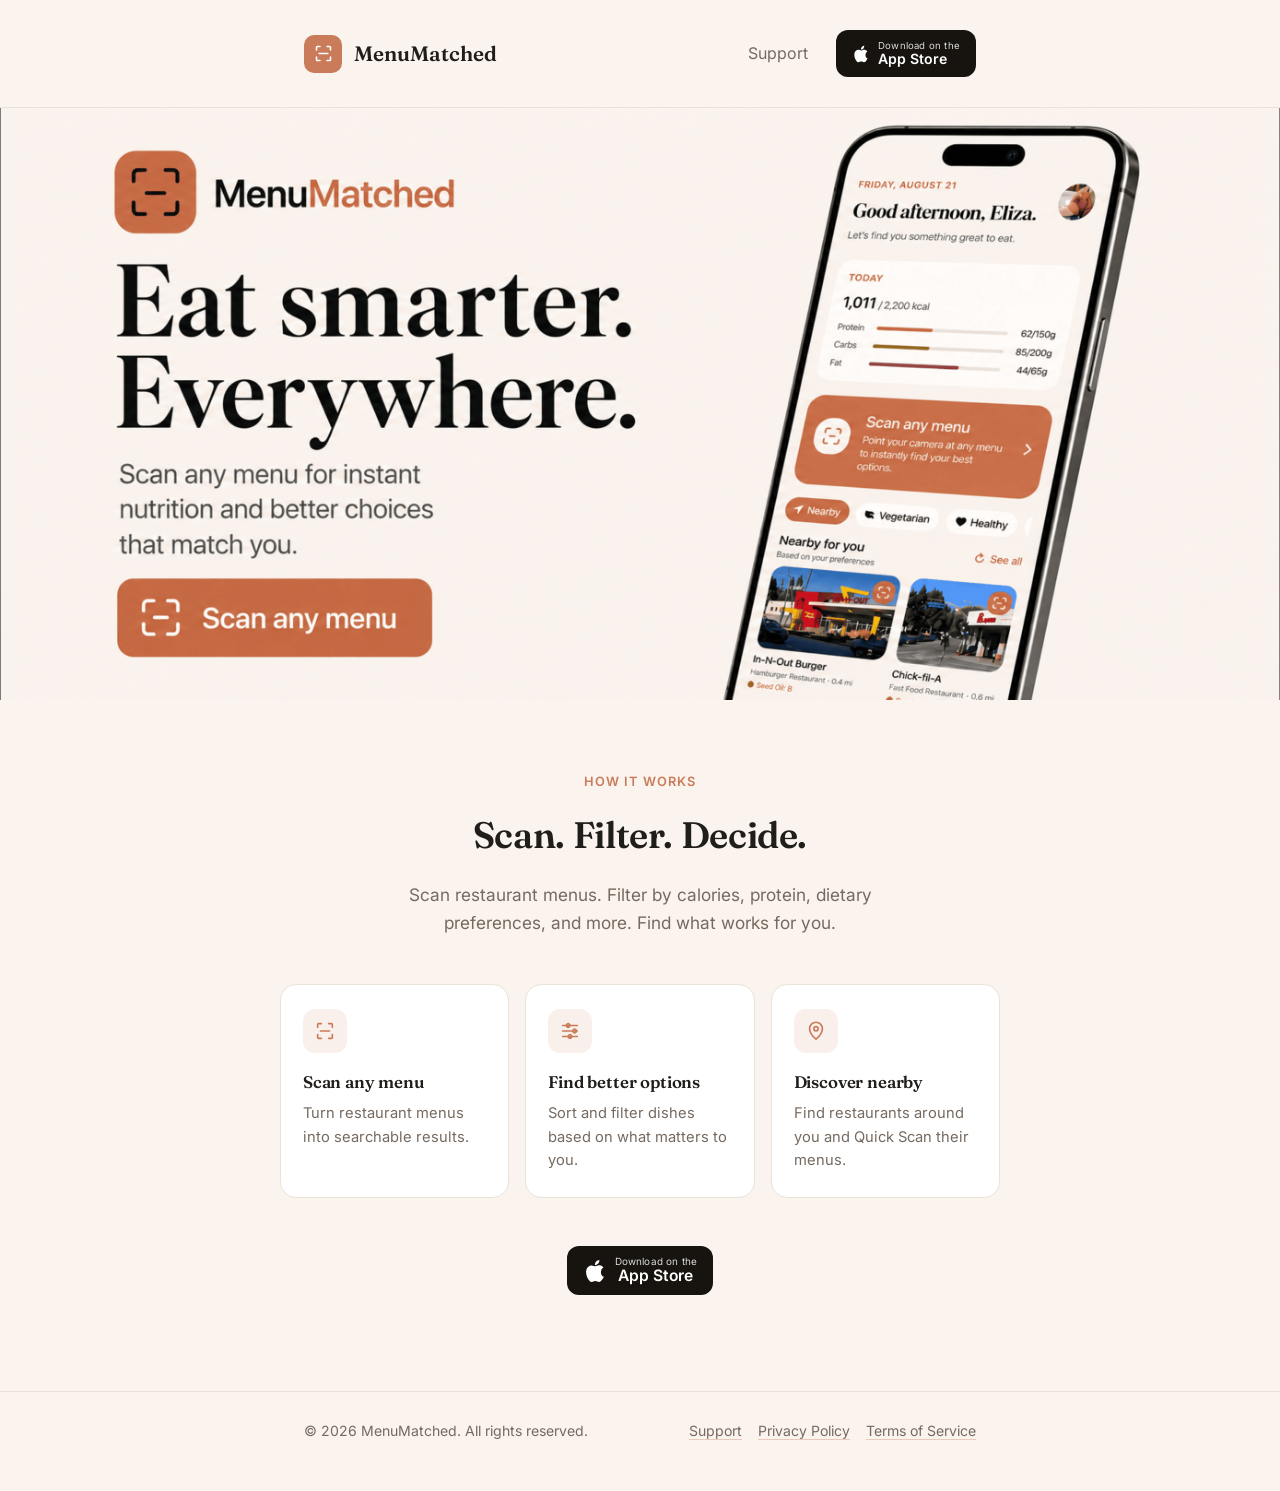
<file: index.html>
<!doctype html>
<html lang="en">
<head>
<meta charset="utf-8">
<meta name="viewport" content="width=device-width, initial-scale=1">
<title>MenuMatched — Eat smarter. Everywhere.</title>
<meta name="description" content="MenuMatched scans any restaurant menu and instantly finds the dishes that fit your diet, preferences, and goals.">
<link rel="preconnect" href="https://fonts.googleapis.com">
<link rel="preconnect" href="https://fonts.gstatic.com" crossorigin>
<link href="https://fonts.googleapis.com/css2?family=Fraunces:wght@500;600&family=Inter:wght@400;500;600&display=swap" rel="stylesheet">
<link rel="stylesheet" href="/styles.css">
</head>
<body>
  <header class="site-header">
    <div class="wrap header-row">
      <a class="brand" href="/">
        <span class="brand-mark">
          <svg viewBox="0 0 24 24" fill="none" xmlns="http://www.w3.org/2000/svg">
            <path d="M8 4H5a1 1 0 0 0-1 1v3M16 4h3a1 1 0 0 1 1 1v3M8 20H5a1 1 0 0 1-1-1v-3M16 20h3a1 1 0 0 0 1-1v-3M7 12h10" stroke="white" stroke-width="1.8" stroke-linecap="round" stroke-linejoin="round"/>
          </svg>
        </span>
        MenuMatched
      </a>
      <div class="header-actions">
        <nav class="site-nav">
          <a href="/support/">Support</a>
        </nav>
        <a class="store-badge store-badge--small" href="https://apps.apple.com/app/id6804912319" aria-label="Download on the App Store">
          <svg viewBox="0 0 24 24" width="18" height="18" fill="currentColor"><path d="M16.365 1.43c0 1.14-.493 2.27-1.177 3.08-.744.9-1.99 1.57-2.987 1.57-.12 0-.23-.02-.3-.03-.01-.06-.04-.22-.04-.39 0-1.15.572-2.27 1.206-2.98.804-.94 2.142-1.64 3.248-1.68.03.13.05.28.05.43zm4.565 15.71c-.03.07-.463 1.58-1.518 3.12-.945 1.34-1.94 2.71-3.43 2.71-1.517 0-1.9-.88-3.63-.88-1.698 0-2.302.91-3.696.91-1.395 0-2.372-1.25-3.4-2.79-1.202-1.81-2.145-4.66-2.145-7.28 0-4.28 2.79-6.53 5.54-6.53 1.44 0 2.64.94 3.55.94.86 0 2.21-1.02 3.86-1.02.65 0 2.9.06 4.44 2.29-.11.07-2.61 1.53-2.61 4.6 0 3.66 3.16 4.94 3.19 4.95z"/></svg>
          <span class="store-badge-text">
            <small>Download on the</small>
            App Store
          </span>
        </a>
      </div>
    </div>
  </header>

  <main>
    <section class="hero-image-wrap">
      <img class="hero-image" src="/images/hero.png" alt="MenuMatched app showing today's nutrition summary and nearby restaurants to scan" width="2778" height="1284">
    </section>

    <section class="wrap how-it-works" id="how-it-works">
      <p class="eyebrow center">How it works</p>
      <h2 class="how-title">Scan. Filter. Decide.</h2>
      <p class="how-sub">Scan restaurant menus. Filter by calories, protein, dietary preferences, and more. Find what works for you.</p>

      <ul class="features">
        <li class="feature">
          <span class="feature-icon">
            <svg viewBox="0 0 24 24" fill="none" xmlns="http://www.w3.org/2000/svg"><path d="M8 4H5a1 1 0 0 0-1 1v3M16 4h3a1 1 0 0 1 1 1v3M8 20H5a1 1 0 0 1-1-1v-3M16 20h3a1 1 0 0 0 1-1v-3M7 12h10" stroke="currentColor" stroke-width="1.8" stroke-linecap="round" stroke-linejoin="round"/></svg>
          </span>
          <h3>Scan any menu</h3>
          <p>Turn restaurant menus into searchable results.</p>
        </li>
        <li class="feature">
          <span class="feature-icon">
            <svg viewBox="0 0 24 24" fill="none" xmlns="http://www.w3.org/2000/svg"><path d="M4 6h16M8 6v0a2 2 0 1 0 0-.01M4 12h16M15 12v0a2 2 0 1 0 0-.01M4 18h16M10 18v0a2 2 0 1 0 0-.01" stroke="currentColor" stroke-width="1.8" stroke-linecap="round" stroke-linejoin="round"/></svg>
          </span>
          <h3>Find better options</h3>
          <p>Sort and filter dishes based on what matters to you.</p>
        </li>
        <li class="feature">
          <span class="feature-icon">
            <svg viewBox="0 0 24 24" fill="none" xmlns="http://www.w3.org/2000/svg"><path d="M12 21s7-6.1 7-11.5A7 7 0 0 0 5 9.5C5 14.9 12 21 12 21Z" stroke="currentColor" stroke-width="1.8" stroke-linejoin="round"/><circle cx="12" cy="9.5" r="2.3" stroke="currentColor" stroke-width="1.8"/></svg>
          </span>
          <h3>Discover nearby</h3>
          <p>Find restaurants around you and Quick Scan their menus.</p>
        </li>
      </ul>

      <div class="cta-center">
        <a class="store-badge" href="https://apps.apple.com/app/id6804912319" aria-label="Download on the App Store">
          <svg viewBox="0 0 24 24" width="24" height="24" fill="currentColor"><path d="M16.365 1.43c0 1.14-.493 2.27-1.177 3.08-.744.9-1.99 1.57-2.987 1.57-.12 0-.23-.02-.3-.03-.01-.06-.04-.22-.04-.39 0-1.15.572-2.27 1.206-2.98.804-.94 2.142-1.64 3.248-1.68.03.13.05.28.05.43zm4.565 15.71c-.03.07-.463 1.58-1.518 3.12-.945 1.34-1.94 2.71-3.43 2.71-1.517 0-1.9-.88-3.63-.88-1.698 0-2.302.91-3.696.91-1.395 0-2.372-1.25-3.4-2.79-1.202-1.81-2.145-4.66-2.145-7.28 0-4.28 2.79-6.53 5.54-6.53 1.44 0 2.64.94 3.55.94.86 0 2.21-1.02 3.86-1.02.65 0 2.9.06 4.44 2.29-.11.07-2.61 1.53-2.61 4.6 0 3.66 3.16 4.94 3.19 4.95z"/></svg>
          <span class="store-badge-text">
            <small>Download on the</small>
            App Store
          </span>
        </a>
      </div>
    </section>
  </main>

  <footer class="site-footer">
    <div class="wrap footer-row">
      <span>© 2026 MenuMatched. All rights reserved.</span>
      <nav>
        <a href="/support/">Support</a>
        <a href="/privacy/">Privacy Policy</a>
        <a href="/terms/">Terms of Service</a>
      </nav>
    </div>
  </footer>
</body>
</html>
</file>
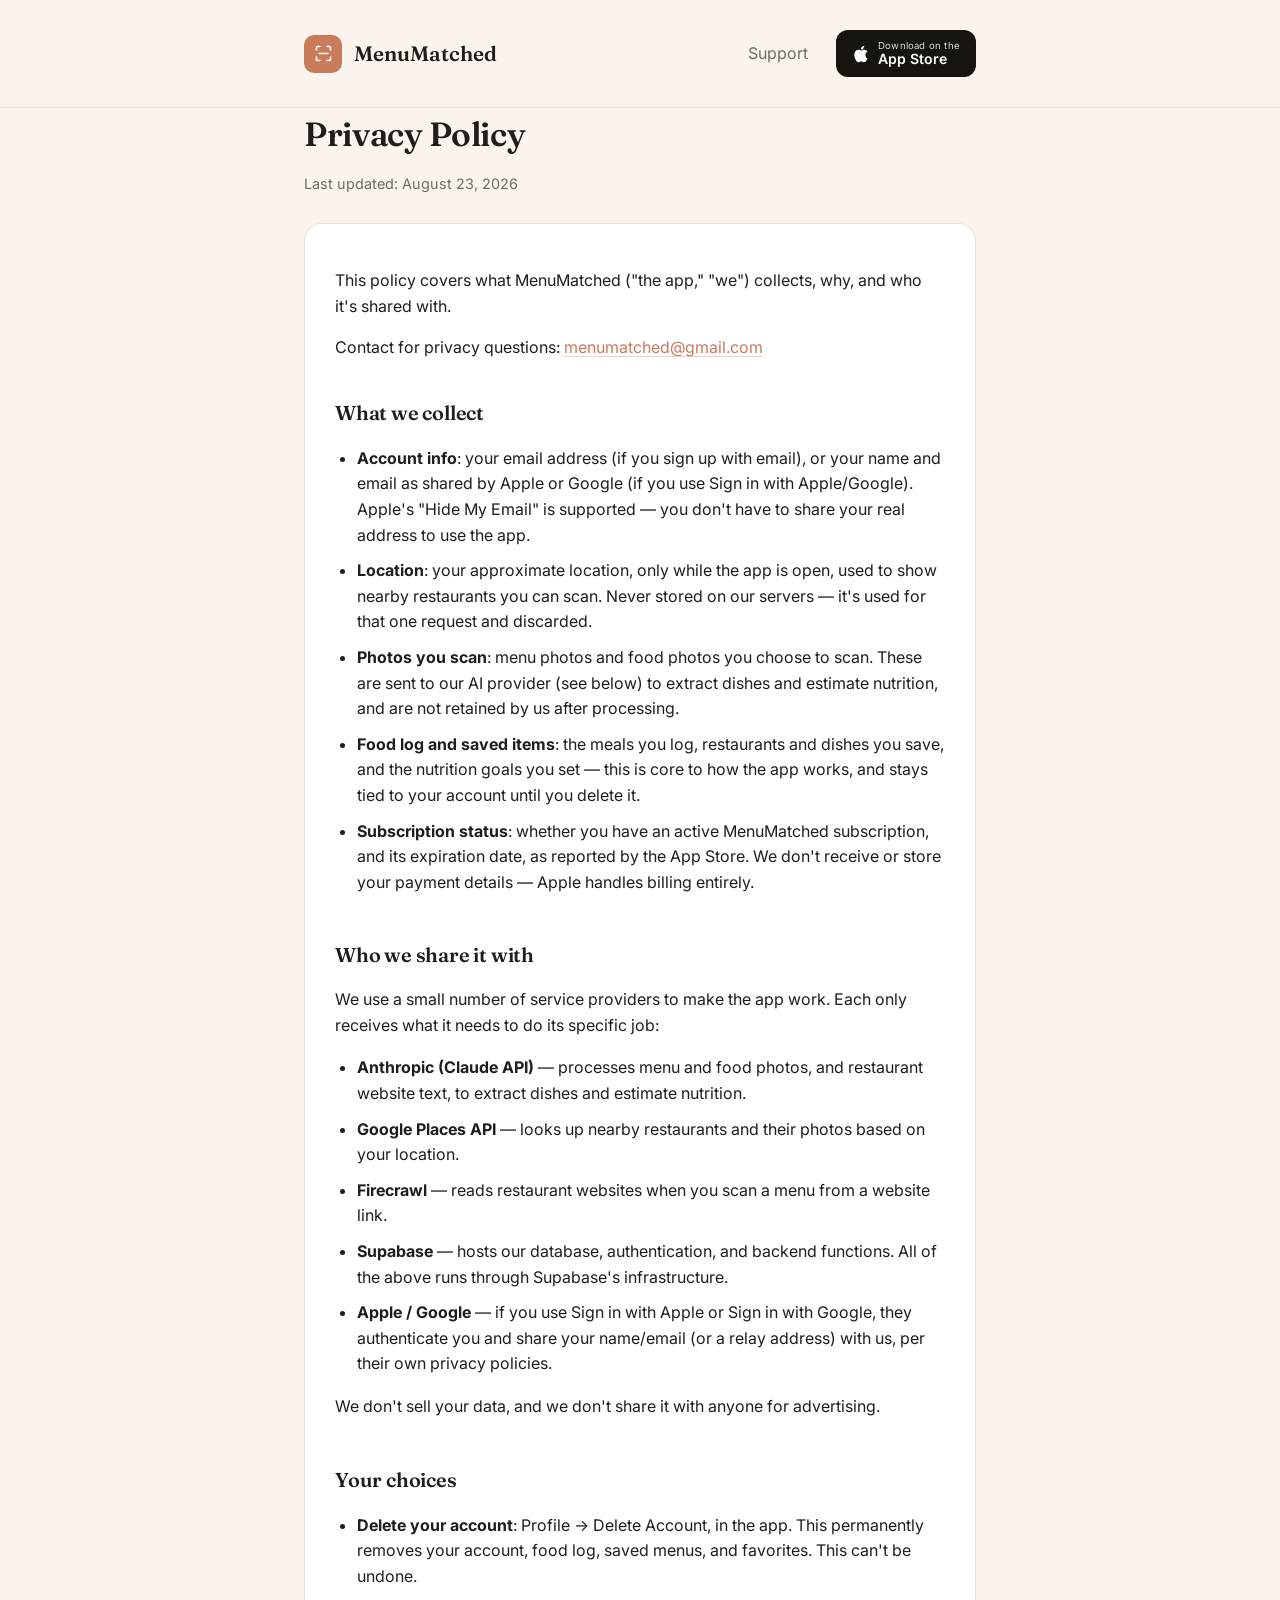
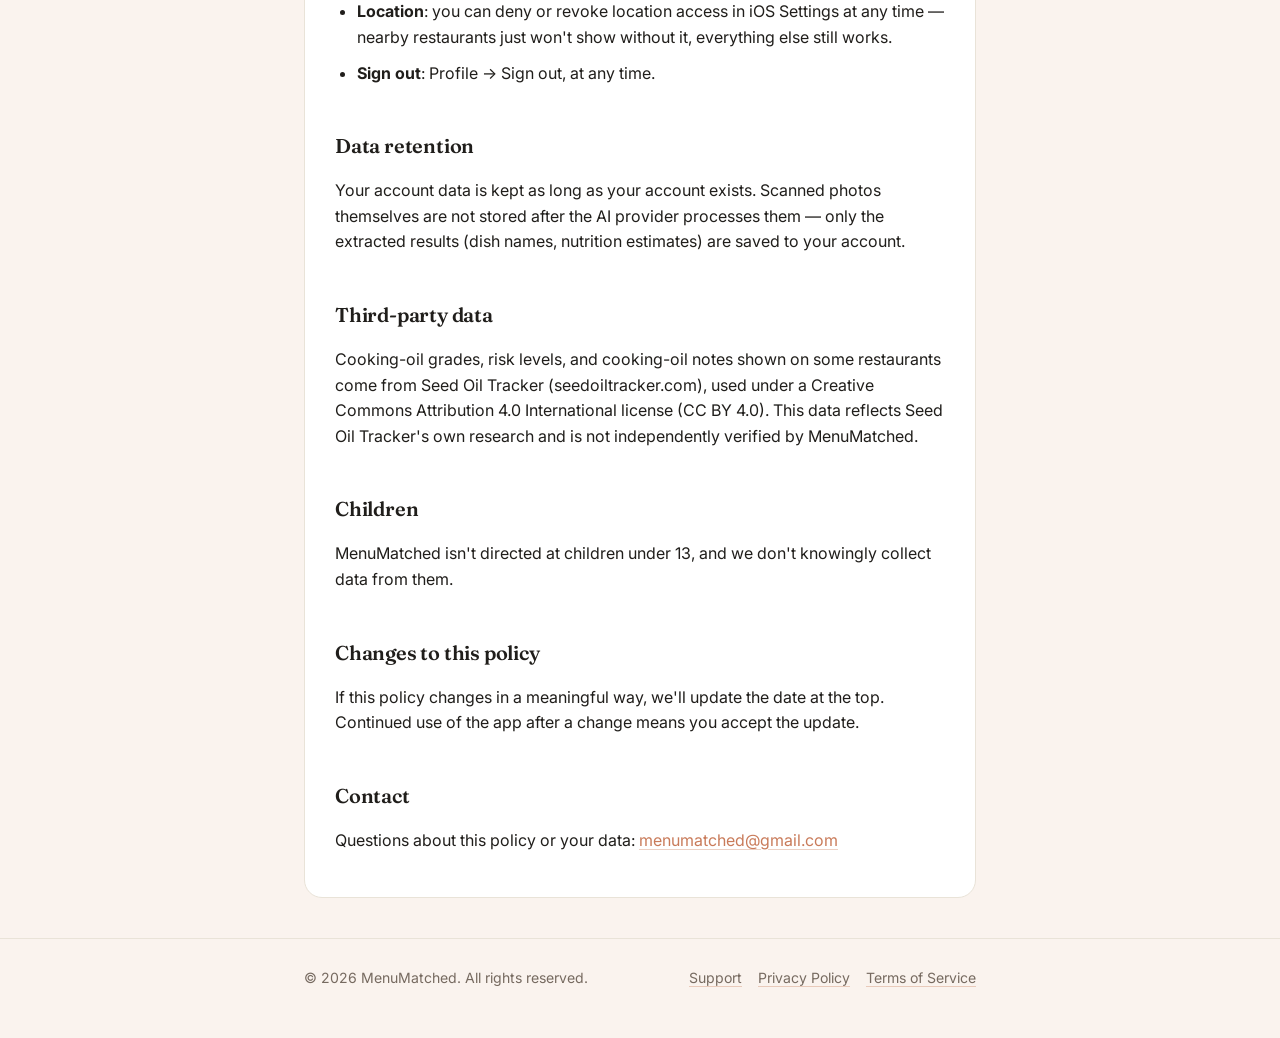
<file: privacy/index.html>
<!doctype html>
<html lang="en">
<head>
<meta charset="utf-8">
<meta name="viewport" content="width=device-width, initial-scale=1">
<title>Privacy Policy — MenuMatched</title>
<meta name="description" content="MenuMatched's privacy policy: what we collect, why, and who it's shared with.">
<link rel="preconnect" href="https://fonts.googleapis.com">
<link rel="preconnect" href="https://fonts.gstatic.com" crossorigin>
<link href="https://fonts.googleapis.com/css2?family=Fraunces:wght@500;600&family=Inter:wght@400;500;600&display=swap" rel="stylesheet">
<link rel="stylesheet" href="/styles.css">
</head>
<body>
  <header class="site-header">
    <div class="wrap header-row">
      <a class="brand" href="/">
        <span class="brand-mark">
          <svg viewBox="0 0 24 24" fill="none" xmlns="http://www.w3.org/2000/svg">
            <path d="M8 4H5a1 1 0 0 0-1 1v3M16 4h3a1 1 0 0 1 1 1v3M8 20H5a1 1 0 0 1-1-1v-3M16 20h3a1 1 0 0 0 1-1v-3M7 12h10" stroke="white" stroke-width="1.8" stroke-linecap="round" stroke-linejoin="round"/>
          </svg>
        </span>
        MenuMatched
      </a>
      <div class="header-actions">
        <nav class="site-nav">
          <a href="/support/">Support</a>
        </nav>
        <a class="store-badge store-badge--small" href="https://apps.apple.com/app/id6804912319" aria-label="Download on the App Store">
          <svg viewBox="0 0 24 24" width="18" height="18" fill="currentColor"><path d="M16.365 1.43c0 1.14-.493 2.27-1.177 3.08-.744.9-1.99 1.57-2.987 1.57-.12 0-.23-.02-.3-.03-.01-.06-.04-.22-.04-.39 0-1.15.572-2.27 1.206-2.98.804-.94 2.142-1.64 3.248-1.68.03.13.05.28.05.43zm4.565 15.71c-.03.07-.463 1.58-1.518 3.12-.945 1.34-1.94 2.71-3.43 2.71-1.517 0-1.9-.88-3.63-.88-1.698 0-2.302.91-3.696.91-1.395 0-2.372-1.25-3.4-2.79-1.202-1.81-2.145-4.66-2.145-7.28 0-4.28 2.79-6.53 5.54-6.53 1.44 0 2.64.94 3.55.94.86 0 2.21-1.02 3.86-1.02.65 0 2.9.06 4.44 2.29-.11.07-2.61 1.53-2.61 4.6 0 3.66 3.16 4.94 3.19 4.95z"/></svg>
          <span class="store-badge-text">
            <small>Download on the</small>
            App Store
          </span>
        </a>
      </div>
    </div>
  </header>

  <div class="wrap">
  <main class="doc">
    <h1>Privacy Policy</h1>
    <p class="updated">Last updated: August 23, 2026</p>

    <div class="card">
      <p>This policy covers what MenuMatched ("the app," "we") collects, why, and who it's shared with.</p>
      <p>Contact for privacy questions: <a href="mailto:menumatched@gmail.com">menumatched@gmail.com</a></p>

      <h2>What we collect</h2>
      <ul>
        <li><strong>Account info</strong>: your email address (if you sign up with email), or your name and email as shared by Apple or Google (if you use Sign in with Apple/Google). Apple's "Hide My Email" is supported — you don't have to share your real address to use the app.</li>
        <li><strong>Location</strong>: your approximate location, only while the app is open, used to show nearby restaurants you can scan. Never stored on our servers — it's used for that one request and discarded.</li>
        <li><strong>Photos you scan</strong>: menu photos and food photos you choose to scan. These are sent to our AI provider (see below) to extract dishes and estimate nutrition, and are not retained by us after processing.</li>
        <li><strong>Food log and saved items</strong>: the meals you log, restaurants and dishes you save, and the nutrition goals you set — this is core to how the app works, and stays tied to your account until you delete it.</li>
        <li><strong>Subscription status</strong>: whether you have an active MenuMatched subscription, and its expiration date, as reported by the App Store. We don't receive or store your payment details — Apple handles billing entirely.</li>
      </ul>

      <h2>Who we share it with</h2>
      <p>We use a small number of service providers to make the app work. Each only receives what it needs to do its specific job:</p>
      <ul>
        <li><strong>Anthropic (Claude API)</strong> — processes menu and food photos, and restaurant website text, to extract dishes and estimate nutrition.</li>
        <li><strong>Google Places API</strong> — looks up nearby restaurants and their photos based on your location.</li>
        <li><strong>Firecrawl</strong> — reads restaurant websites when you scan a menu from a website link.</li>
        <li><strong>Supabase</strong> — hosts our database, authentication, and backend functions. All of the above runs through Supabase's infrastructure.</li>
        <li><strong>Apple / Google</strong> — if you use Sign in with Apple or Sign in with Google, they authenticate you and share your name/email (or a relay address) with us, per their own privacy policies.</li>
      </ul>
      <p>We don't sell your data, and we don't share it with anyone for advertising.</p>

      <h2>Your choices</h2>
      <ul>
        <li><strong>Delete your account</strong>: Profile → Delete Account, in the app. This permanently removes your account, food log, saved menus, and favorites. This can't be undone.</li>
        <li><strong>Location</strong>: you can deny or revoke location access in iOS Settings at any time — nearby restaurants just won't show without it, everything else still works.</li>
        <li><strong>Sign out</strong>: Profile → Sign out, at any time.</li>
      </ul>

      <h2>Data retention</h2>
      <p>Your account data is kept as long as your account exists. Scanned photos themselves are not stored after the AI provider processes them — only the extracted results (dish names, nutrition estimates) are saved to your account.</p>

      <h2>Third-party data</h2>
      <p>Cooking-oil grades, risk levels, and cooking-oil notes shown on some restaurants come from Seed Oil Tracker (seedoiltracker.com), used under a Creative Commons Attribution 4.0 International license (CC BY 4.0). This data reflects Seed Oil Tracker's own research and is not independently verified by MenuMatched.</p>

      <h2>Children</h2>
      <p>MenuMatched isn't directed at children under 13, and we don't knowingly collect data from them.</p>

      <h2>Changes to this policy</h2>
      <p>If this policy changes in a meaningful way, we'll update the date at the top. Continued use of the app after a change means you accept the update.</p>

      <h2>Contact</h2>
      <p>Questions about this policy or your data: <a href="mailto:menumatched@gmail.com">menumatched@gmail.com</a></p>
    </div>
  </main>
  </div>

  <footer class="site-footer">
    <div class="wrap footer-row">
      <span>© 2026 MenuMatched. All rights reserved.</span>
      <nav>
        <a href="/support/">Support</a>
        <a href="/privacy/">Privacy Policy</a>
        <a href="/terms/">Terms of Service</a>
      </nav>
    </div>
  </footer>
</body>
</html>
</file>
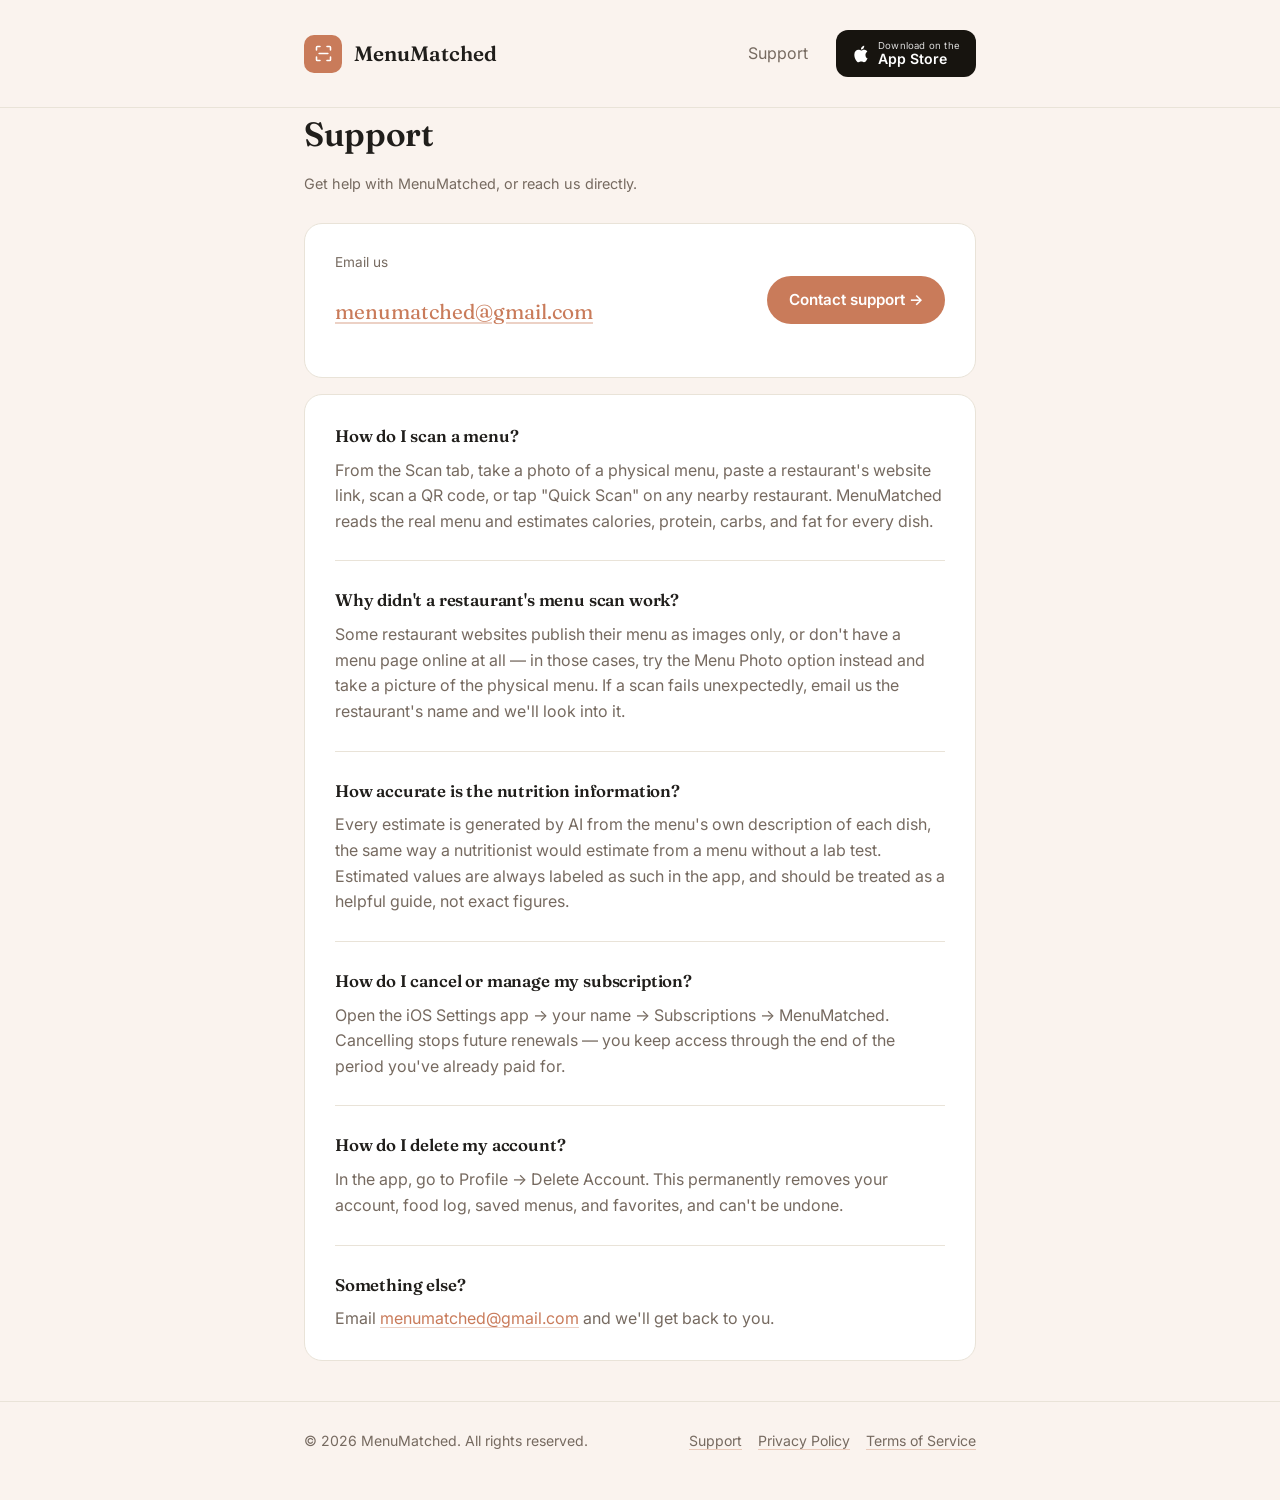
<file: support/index.html>
<!doctype html>
<html lang="en">
<head>
<meta charset="utf-8">
<meta name="viewport" content="width=device-width, initial-scale=1">
<title>Support — MenuMatched</title>
<meta name="description" content="Get help with MenuMatched — scanning menus, subscriptions, and your account.">
<link rel="preconnect" href="https://fonts.googleapis.com">
<link rel="preconnect" href="https://fonts.gstatic.com" crossorigin>
<link href="https://fonts.googleapis.com/css2?family=Fraunces:wght@500;600&family=Inter:wght@400;500;600&display=swap" rel="stylesheet">
<link rel="stylesheet" href="/styles.css">
</head>
<body>
  <header class="site-header">
    <div class="wrap header-row">
      <a class="brand" href="/">
        <span class="brand-mark">
          <svg viewBox="0 0 24 24" fill="none" xmlns="http://www.w3.org/2000/svg">
            <path d="M8 4H5a1 1 0 0 0-1 1v3M16 4h3a1 1 0 0 1 1 1v3M8 20H5a1 1 0 0 1-1-1v-3M16 20h3a1 1 0 0 0 1-1v-3M7 12h10" stroke="white" stroke-width="1.8" stroke-linecap="round" stroke-linejoin="round"/>
          </svg>
        </span>
        MenuMatched
      </a>
      <div class="header-actions">
        <nav class="site-nav">
          <a href="/support/">Support</a>
        </nav>
        <a class="store-badge store-badge--small" href="https://apps.apple.com/app/id6804912319" aria-label="Download on the App Store">
          <svg viewBox="0 0 24 24" width="18" height="18" fill="currentColor"><path d="M16.365 1.43c0 1.14-.493 2.27-1.177 3.08-.744.9-1.99 1.57-2.987 1.57-.12 0-.23-.02-.3-.03-.01-.06-.04-.22-.04-.39 0-1.15.572-2.27 1.206-2.98.804-.94 2.142-1.64 3.248-1.68.03.13.05.28.05.43zm4.565 15.71c-.03.07-.463 1.58-1.518 3.12-.945 1.34-1.94 2.71-3.43 2.71-1.517 0-1.9-.88-3.63-.88-1.698 0-2.302.91-3.696.91-1.395 0-2.372-1.25-3.4-2.79-1.202-1.81-2.145-4.66-2.145-7.28 0-4.28 2.79-6.53 5.54-6.53 1.44 0 2.64.94 3.55.94.86 0 2.21-1.02 3.86-1.02.65 0 2.9.06 4.44 2.29-.11.07-2.61 1.53-2.61 4.6 0 3.66 3.16 4.94 3.19 4.95z"/></svg>
          <span class="store-badge-text">
            <small>Download on the</small>
            App Store
          </span>
        </a>
      </div>
    </div>
  </header>

  <div class="wrap">
  <main class="doc">
    <h1>Support</h1>
    <p class="updated">Get help with MenuMatched, or reach us directly.</p>

    <div class="card contact-box">
      <div>
        <p class="to">Email us</p>
        <p class="email"><a href="mailto:menumatched@gmail.com">menumatched@gmail.com</a></p>
      </div>
      <a class="button" href="mailto:menumatched@gmail.com">Contact support →</a>
    </div>

    <div class="card">
      <div class="faq-item">
        <h3>How do I scan a menu?</h3>
        <p>From the Scan tab, take a photo of a physical menu, paste a restaurant's website link, scan a QR code, or tap "Quick Scan" on any nearby restaurant. MenuMatched reads the real menu and estimates calories, protein, carbs, and fat for every dish.</p>
      </div>
      <div class="faq-item">
        <h3>Why didn't a restaurant's menu scan work?</h3>
        <p>Some restaurant websites publish their menu as images only, or don't have a menu page online at all — in those cases, try the Menu Photo option instead and take a picture of the physical menu. If a scan fails unexpectedly, email us the restaurant's name and we'll look into it.</p>
      </div>
      <div class="faq-item">
        <h3>How accurate is the nutrition information?</h3>
        <p>Every estimate is generated by AI from the menu's own description of each dish, the same way a nutritionist would estimate from a menu without a lab test. Estimated values are always labeled as such in the app, and should be treated as a helpful guide, not exact figures.</p>
      </div>
      <div class="faq-item">
        <h3>How do I cancel or manage my subscription?</h3>
        <p>Open the iOS Settings app → your name → Subscriptions → MenuMatched. Cancelling stops future renewals — you keep access through the end of the period you've already paid for.</p>
      </div>
      <div class="faq-item">
        <h3>How do I delete my account?</h3>
        <p>In the app, go to Profile → Delete Account. This permanently removes your account, food log, saved menus, and favorites, and can't be undone.</p>
      </div>
      <div class="faq-item">
        <h3>Something else?</h3>
        <p>Email <a href="mailto:menumatched@gmail.com">menumatched@gmail.com</a> and we'll get back to you.</p>
      </div>
    </div>
  </main>
  </div>

  <footer class="site-footer">
    <div class="wrap footer-row">
      <span>© 2026 MenuMatched. All rights reserved.</span>
      <nav>
        <a href="/support/">Support</a>
        <a href="/privacy/">Privacy Policy</a>
        <a href="/terms/">Terms of Service</a>
      </nav>
    </div>
  </footer>
</body>
</html>
</file>
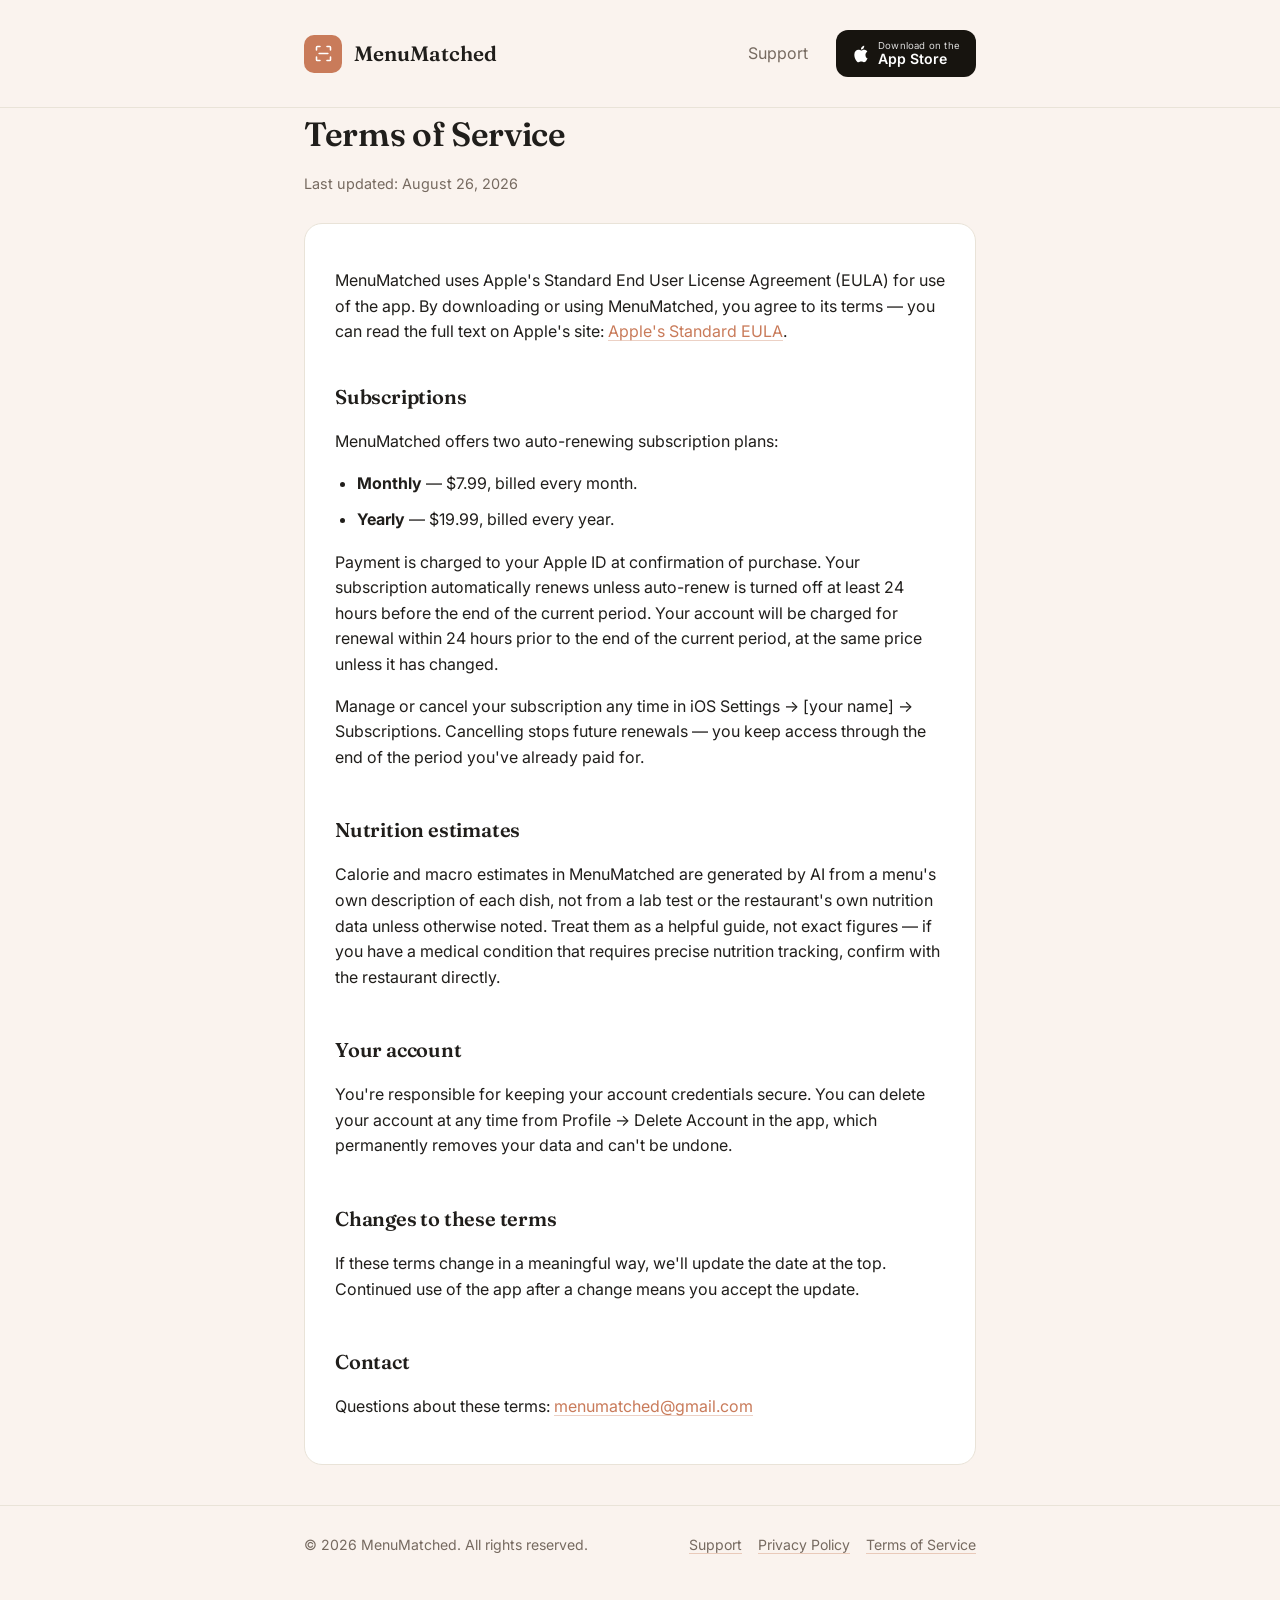
<file: terms/index.html>
<!doctype html>
<html lang="en">
<head>
<meta charset="utf-8">
<meta name="viewport" content="width=device-width, initial-scale=1">
<title>Terms of Service — MenuMatched</title>
<meta name="description" content="MenuMatched's terms of service, including subscription billing terms.">
<link rel="preconnect" href="https://fonts.googleapis.com">
<link rel="preconnect" href="https://fonts.gstatic.com" crossorigin>
<link href="https://fonts.googleapis.com/css2?family=Fraunces:wght@500;600&family=Inter:wght@400;500;600&display=swap" rel="stylesheet">
<link rel="stylesheet" href="/styles.css">
</head>
<body>
  <header class="site-header">
    <div class="wrap header-row">
      <a class="brand" href="/">
        <span class="brand-mark">
          <svg viewBox="0 0 24 24" fill="none" xmlns="http://www.w3.org/2000/svg">
            <path d="M8 4H5a1 1 0 0 0-1 1v3M16 4h3a1 1 0 0 1 1 1v3M8 20H5a1 1 0 0 1-1-1v-3M16 20h3a1 1 0 0 0 1-1v-3M7 12h10" stroke="white" stroke-width="1.8" stroke-linecap="round" stroke-linejoin="round"/>
          </svg>
        </span>
        MenuMatched
      </a>
      <div class="header-actions">
        <nav class="site-nav">
          <a href="/support/">Support</a>
        </nav>
        <a class="store-badge store-badge--small" href="https://apps.apple.com/app/id6804912319" aria-label="Download on the App Store">
          <svg viewBox="0 0 24 24" width="18" height="18" fill="currentColor"><path d="M16.365 1.43c0 1.14-.493 2.27-1.177 3.08-.744.9-1.99 1.57-2.987 1.57-.12 0-.23-.02-.3-.03-.01-.06-.04-.22-.04-.39 0-1.15.572-2.27 1.206-2.98.804-.94 2.142-1.64 3.248-1.68.03.13.05.28.05.43zm4.565 15.71c-.03.07-.463 1.58-1.518 3.12-.945 1.34-1.94 2.71-3.43 2.71-1.517 0-1.9-.88-3.63-.88-1.698 0-2.302.91-3.696.91-1.395 0-2.372-1.25-3.4-2.79-1.202-1.81-2.145-4.66-2.145-7.28 0-4.28 2.79-6.53 5.54-6.53 1.44 0 2.64.94 3.55.94.86 0 2.21-1.02 3.86-1.02.65 0 2.9.06 4.44 2.29-.11.07-2.61 1.53-2.61 4.6 0 3.66 3.16 4.94 3.19 4.95z"/></svg>
          <span class="store-badge-text">
            <small>Download on the</small>
            App Store
          </span>
        </a>
      </div>
    </div>
  </header>

  <div class="wrap">
  <main class="doc">
    <h1>Terms of Service</h1>
    <p class="updated">Last updated: August 26, 2026</p>

    <div class="card">
      <p>MenuMatched uses Apple's Standard End User License Agreement (EULA) for use of the app. By downloading or using MenuMatched, you agree to its terms — you can read the full text on Apple's site: <a href="https://www.apple.com/legal/internet-services/itunes/dev/stdeula/" target="_blank" rel="noopener">Apple's Standard EULA</a>.</p>

      <h2>Subscriptions</h2>
      <p>MenuMatched offers two auto-renewing subscription plans:</p>
      <ul>
        <li><strong>Monthly</strong> — $7.99, billed every month.</li>
        <li><strong>Yearly</strong> — $19.99, billed every year.</li>
      </ul>
      <p>Payment is charged to your Apple ID at confirmation of purchase. Your subscription automatically renews unless auto-renew is turned off at least 24 hours before the end of the current period. Your account will be charged for renewal within 24 hours prior to the end of the current period, at the same price unless it has changed.</p>
      <p>Manage or cancel your subscription any time in iOS Settings → [your name] → Subscriptions. Cancelling stops future renewals — you keep access through the end of the period you've already paid for.</p>

      <h2>Nutrition estimates</h2>
      <p>Calorie and macro estimates in MenuMatched are generated by AI from a menu's own description of each dish, not from a lab test or the restaurant's own nutrition data unless otherwise noted. Treat them as a helpful guide, not exact figures — if you have a medical condition that requires precise nutrition tracking, confirm with the restaurant directly.</p>

      <h2>Your account</h2>
      <p>You're responsible for keeping your account credentials secure. You can delete your account at any time from Profile → Delete Account in the app, which permanently removes your data and can't be undone.</p>

      <h2>Changes to these terms</h2>
      <p>If these terms change in a meaningful way, we'll update the date at the top. Continued use of the app after a change means you accept the update.</p>

      <h2>Contact</h2>
      <p>Questions about these terms: <a href="mailto:menumatched@gmail.com">menumatched@gmail.com</a></p>
    </div>
  </main>
  </div>

  <footer class="site-footer">
    <div class="wrap footer-row">
      <span>© 2026 MenuMatched. All rights reserved.</span>
      <nav>
        <a href="/support/">Support</a>
        <a href="/privacy/">Privacy Policy</a>
        <a href="/terms/">Terms of Service</a>
      </nav>
    </div>
  </footer>
</body>
</html>
</file>
<file: styles.css>
/* MenuMatched public site — tokens ported directly from the app's own
   ios/MenuMatched/Design/ColorTokens.swift (light mode values) and type
   choices (Fraunces display / Inter body), so the site and the app read
   as the same product. */

:root {
  /* Matched to the hero photo's own baked-in background (sampled directly
     from images/hero.png) rather than the other way around — that photo's
     background can't be edited, so the page has to meet it exactly or the
     seam around the image will always show. Flat, not a gradient: the photo
     is one flat color top to bottom, so a gradient body can only match it
     at one scroll position and drift everywhere else. */
  --background: #FAF3EE;
  --foreground: #201E1B;
  --card: #FFFFFF;
  --border: #E9E3D8;
  --primary: #C97B5A;
  --primary-ink: #FFFFFF;
  --muted-foreground: #766A60;
  --success: #50956D;
}

* {
  box-sizing: border-box;
}

html {
  -webkit-text-size-adjust: 100%;
}

body {
  margin: 0;
  min-height: 100vh;
  background: var(--background);
  color: var(--foreground);
  font-family: "Inter", -apple-system, BlinkMacSystemFont, "Segoe UI", sans-serif;
  font-size: 17px;
  line-height: 1.6;
  -webkit-font-smoothing: antialiased;
}

h1, h2, h3, .display {
  font-family: "Fraunces", Georgia, serif;
  font-weight: 600;
  letter-spacing: -0.01em;
  text-wrap: balance;
  margin: 0;
}

a {
  color: var(--primary);
  text-decoration-color: rgba(201, 123, 90, 0.35);
  text-underline-offset: 3px;
}

a:hover {
  text-decoration-color: var(--primary);
}

.wrap {
  max-width: 720px;
  margin: 0 auto;
  padding: 0 24px;
}

header.site-header {
  padding: 30px 0;
  border-bottom: 1px solid var(--border);
}

.header-row {
  display: flex;
  align-items: center;
  justify-content: space-between;
  gap: 20px;
}

.header-actions {
  display: flex;
  align-items: center;
  gap: 28px;
}

@media (max-width: 560px) {
  .header-actions {
    gap: 12px;
  }
  nav.site-nav {
    display: none;
  }
  /* The full two-line "Download on the / App Store" badge is too wide next
     to the (now-larger) logo at phone widths — drop the "Download on the"
     line and keep just the icon + "App Store", same pattern App Store
     badges themselves use responsively. */
  .store-badge--small {
    padding: 9px 12px;
  }
  .store-badge--small .store-badge-text small {
    display: none;
  }
}

@media (max-width: 360px) {
  .brand {
    font-size: 1.1rem;
  }
}

.store-badge {
  display: inline-flex;
  align-items: center;
  gap: 8px;
  background: #17140F;
  color: #FFFFFF !important;
  padding: 10px 16px;
  border-radius: 12px;
  text-decoration: none !important;
  line-height: 1.15;
}

.store-badge-text {
  display: flex;
  flex-direction: column;
  font-family: "Inter", sans-serif;
  font-weight: 600;
  font-size: 0.98rem;
}

.store-badge-text small {
  font-weight: 400;
  font-size: 0.62rem;
  letter-spacing: 0.02em;
  opacity: 0.85;
}

.store-badge--small {
  padding: 10px 16px;
}

.store-badge--small .store-badge-text {
  font-size: 0.88rem;
}

.store-badge--small .store-badge-text small {
  font-size: 0.6rem;
}

.store-badge:hover {
  background: #000000;
}

.brand {
  display: flex;
  align-items: center;
  gap: 12px;
  font-family: "Fraunces", Georgia, serif;
  font-weight: 600;
  font-size: 1.3rem;
  color: var(--foreground);
  text-decoration: none;
}

.brand-mark {
  width: 38px;
  height: 38px;
  border-radius: 10px;
  background: var(--primary);
  display: inline-flex;
  align-items: center;
  justify-content: center;
  flex: none;
}

.brand-mark svg {
  width: 21px;
  height: 21px;
}

nav.site-nav {
  display: flex;
  gap: 24px;
  font-size: 1rem;
}

nav.site-nav a {
  color: var(--muted-foreground);
  text-decoration: none;
}

nav.site-nav a:hover {
  color: var(--foreground);
}

main {
  padding: 0 0 40px;
}

.eyebrow {
  font-size: 0.8rem;
  font-weight: 600;
  letter-spacing: 0.08em;
  text-transform: uppercase;
  color: var(--primary);
  margin: 0 0 14px;
}

.eyebrow.center {
  text-align: center;
}

/* Hero is the marketing image itself (headline/subhead/CTA are already
   composed into the artwork) — full-bleed, capped so it never dwarfs the
   content that follows on a very wide viewport. */
.hero-image-wrap {
  width: 100%;
  background: var(--background);
  display: flex;
  justify-content: center;
}

.hero-image {
  width: 100%;
  max-width: 1400px;
  height: auto;
  display: block;
}

.how-it-works {
  padding: 72px 0 56px;
  text-align: center;
}

.how-title {
  font-size: clamp(1.8rem, 4vw, 2.3rem);
}

.how-sub {
  font-size: 1.08rem;
  color: var(--muted-foreground);
  max-width: 50ch;
  margin: 16px auto 0;
}

.features {
  display: grid;
  grid-template-columns: repeat(3, 1fr);
  gap: 16px;
  margin: 48px 0;
  padding: 0;
  list-style: none;
  text-align: left;
}

.feature {
  background: var(--card);
  border: 1px solid var(--border);
  border-radius: 16px;
  padding: 24px 22px;
}

.feature-icon {
  width: 44px;
  height: 44px;
  border-radius: 12px;
  background: rgba(201, 123, 90, 0.12);
  color: var(--primary);
  display: inline-flex;
  align-items: center;
  justify-content: center;
  margin-bottom: 16px;
}

.feature-icon svg {
  width: 22px;
  height: 22px;
}

.feature h3 {
  font-size: 1.05rem;
  margin-bottom: 6px;
}

.feature p {
  margin: 0;
  font-size: 0.92rem;
  color: var(--muted-foreground);
}

@media (max-width: 640px) {
  .features {
    grid-template-columns: 1fr;
  }
}

.cta-center {
  display: flex;
  justify-content: center;
  margin-top: 12px;
}

.card {
  background: var(--card);
  border: 1px solid var(--border);
  border-radius: 18px;
  padding: 28px 30px;
  margin-top: 28px;
}

.card + .card {
  margin-top: 16px;
}

.doc h1 {
  font-size: clamp(1.7rem, 4vw, 2.1rem);
}

.doc .updated {
  color: var(--muted-foreground);
  font-size: 0.9rem;
  margin: 10px 0 0;
}

.doc h2 {
  font-size: 1.25rem;
  margin: 40px 0 14px;
  padding-top: 4px;
}

.doc h2:first-of-type {
  margin-top: 32px;
}

.doc p, .doc li {
  font-size: 1rem;
}

.doc ul {
  padding-left: 22px;
}

.doc li + li {
  margin-top: 10px;
}

.doc strong {
  color: var(--foreground);
}

.faq-item + .faq-item {
  margin-top: 26px;
  padding-top: 26px;
  border-top: 1px solid var(--border);
}

.faq-item h3 {
  font-size: 1.05rem;
  margin-bottom: 8px;
}

.faq-item p {
  margin: 0;
  color: var(--muted-foreground);
}

.contact-box {
  display: flex;
  align-items: center;
  gap: 16px;
  flex-wrap: wrap;
}

.contact-box .to {
  font-size: 0.85rem;
  color: var(--muted-foreground);
  margin: 0 0 4px;
}

.contact-box .email {
  font-family: "Fraunces", Georgia, serif;
  font-size: 1.3rem;
}

.button {
  display: inline-flex;
  align-items: center;
  gap: 8px;
  background: var(--primary);
  color: var(--primary-ink) !important;
  font-weight: 600;
  font-size: 0.95rem;
  padding: 12px 22px;
  border-radius: 999px;
  text-decoration: none !important;
  margin-left: auto;
}

@media (max-width: 480px) {
  .contact-box .button {
    margin-left: 0;
  }
}

footer.site-footer {
  border-top: 1px solid var(--border);
  padding: 28px 0 48px;
  color: var(--muted-foreground);
  font-size: 0.88rem;
}

.footer-row {
  display: flex;
  justify-content: space-between;
  gap: 12px;
  flex-wrap: wrap;
}

footer.site-footer a {
  color: var(--muted-foreground);
}

footer.site-footer nav {
  display: flex;
  gap: 16px;
}
</file>
